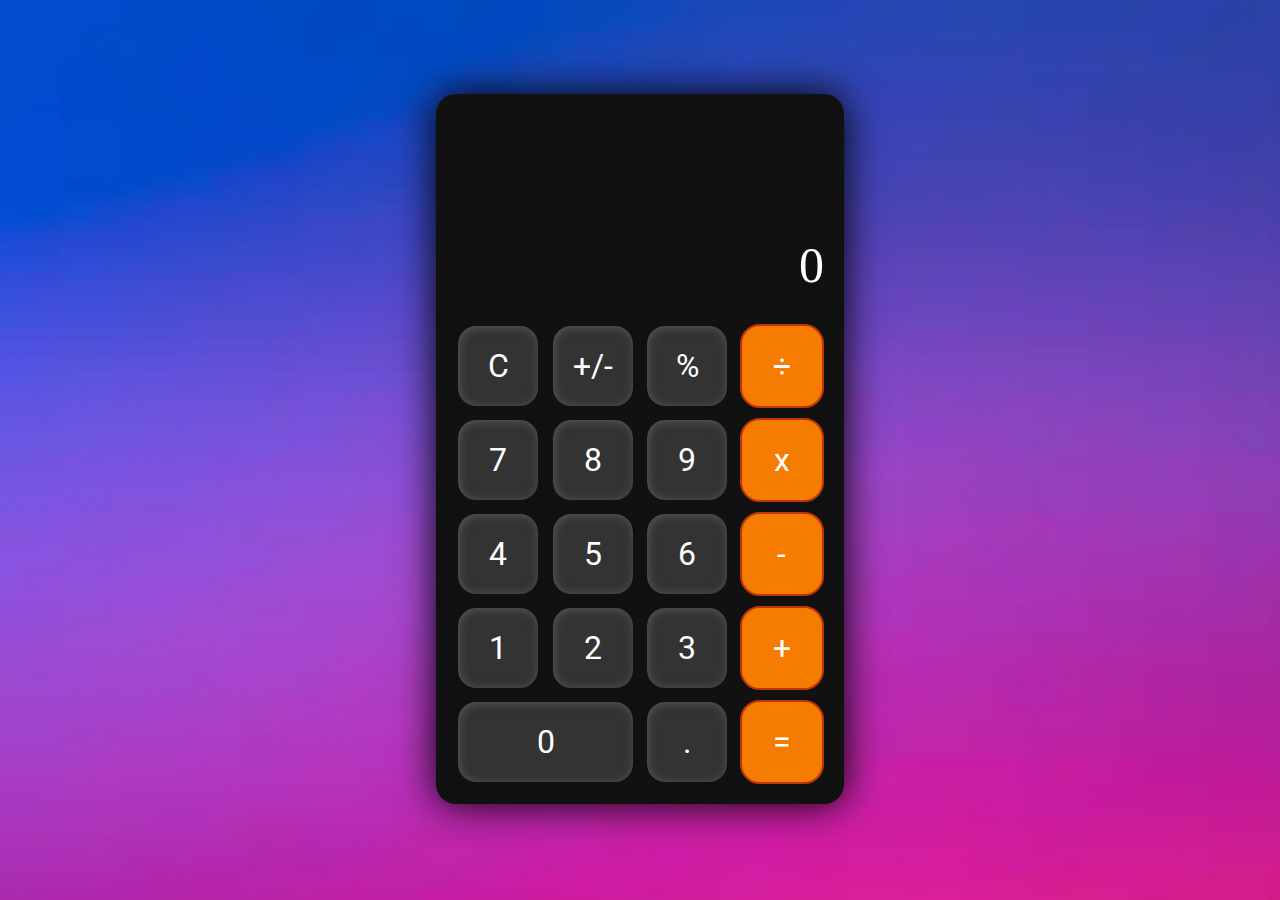
<file: Task3-Calculator/index.html>
<!DOCTYPE html>
<html lang="en">
<head>
    <meta charset="UTF-8">
    <meta name="viewport" content="width=device-width, initial-scale=1.0">
    <title>KP Calculator</title>
    <link rel="shortcut icon" href="kp logo.jpg" type="image/x-icon">
    <link rel="stylesheet" href="style.css">
    
</head>
<body>
    <div class="container">
        <!-- <h1>HI ! this is calculator made by Kunjan Panchal</h1> -->
        <div class="calculator">
            <div class="result">
                <div class="operation"></div>
                <div class="display"></div>
            </div>
        
            <div class="buttons">
                <div class="button" data-value="c">C</div>
                <div class="button" data-value="+/-">+/-</div>
                <div class="button" data-value="%">%</div>
                <div class="button orange" data-value="÷">&divide</div>
                <div class="button" data-value="7">7</div>
                <div class="button" data-value="8">8</div>
                <div class="button" data-value="9">9</div>
                <div class="button orange" data-value="x">x</div>
                <div class="button" data-value="4">4</div>
                <div class="button" data-value="5">5</div>
                <div class="button" data-value="6">6</div>
                <div class="button orange" data-value="-">-</div>
                <div class="button" data-value="1">1</div>
                <div class="button" data-value="2">2</div>
                <div class="button" data-value="3">3</div>
                <div class="button orange" data-value="+">+</div>
                <div class="button" data-value="0">0</div>
                <div class="button" data-value=".">.</div>
                <div class="button orange" data-value="=">=</div>
            </div>
        </div>
    </div>
    <script src="script.js"></script>
</body>      
</html>
</file>
<file: Task3-Calculator/style.css>
@import url('https://fonts.googleapis.com/css2?family=Roboto&display=swap');
*{
    color: white;
}
body{
    display: flex;
    align-items: center;
    justify-content: center;
    height: 98vh;
    box-sizing: border-box;
    overflow: hidden;
    background-image: url(istockphoto-1320796757-170667a.webp) ;
    background-repeat: no-repeat;
    background-size: cover;
}
.result{
    height: 200px;
    position: relative;
}
.display{
    position: absolute;
    bottom: 20px;
    right: 0px;
    font-size: 50px;
}
.operation {
    position: absolute;
    bottom: 100px;
    right: 0px;
    font-size: 30px;
    color: gray;
}
.calculator{
    display: flex;
    flex-direction: column;
    gap: 10px;
    padding: 20px;
    box-shadow: 0px 0px 40px black;
    border-radius: 20px;
    background-color: #111;
    animation: intro 1s ease-out  forwards ;
}
@keyframes intro {
    from{
        opacity: 0;
        transform: translateY(100px);
    } 
    to{
        opacity: 1;
        transform: translate(0px);
    }
    
}
.buttons{
    display: grid;
    grid-template-columns: 1fr 1fr 1fr 1fr;
    gap: 10px; 
}


.button{
    width: 80px;
    height: 80px;
    background-color:#333;
    border: 2px solid #111;
    border-radius: 20px;
    font-size: 2rem;
    font-family: "Roboto", sans-serif;
    /* font-weight: bold; */
    color: white;
    text-align: center;
    line-height: 80px;
    cursor: pointer;
    transition: all 0.2s ease-in-out;
    box-shadow: 0px 4px 6px rgba(0,0,0,0.3);
    box-shadow: inset 1px 1px 10px rgb(92, 91, 91);
   
}
.button:active{
    box-shadow: inset 1px 1px 10px #bebebe, inset -1px -1px 10px #ffffff;
}
.button:nth-child(17){
    grid-column: 1/3;
    width: 175px;
}
.orange{
    box-shadow: none;
    background: #f57c00;
    border-color: #bf360c;
}
</file>
